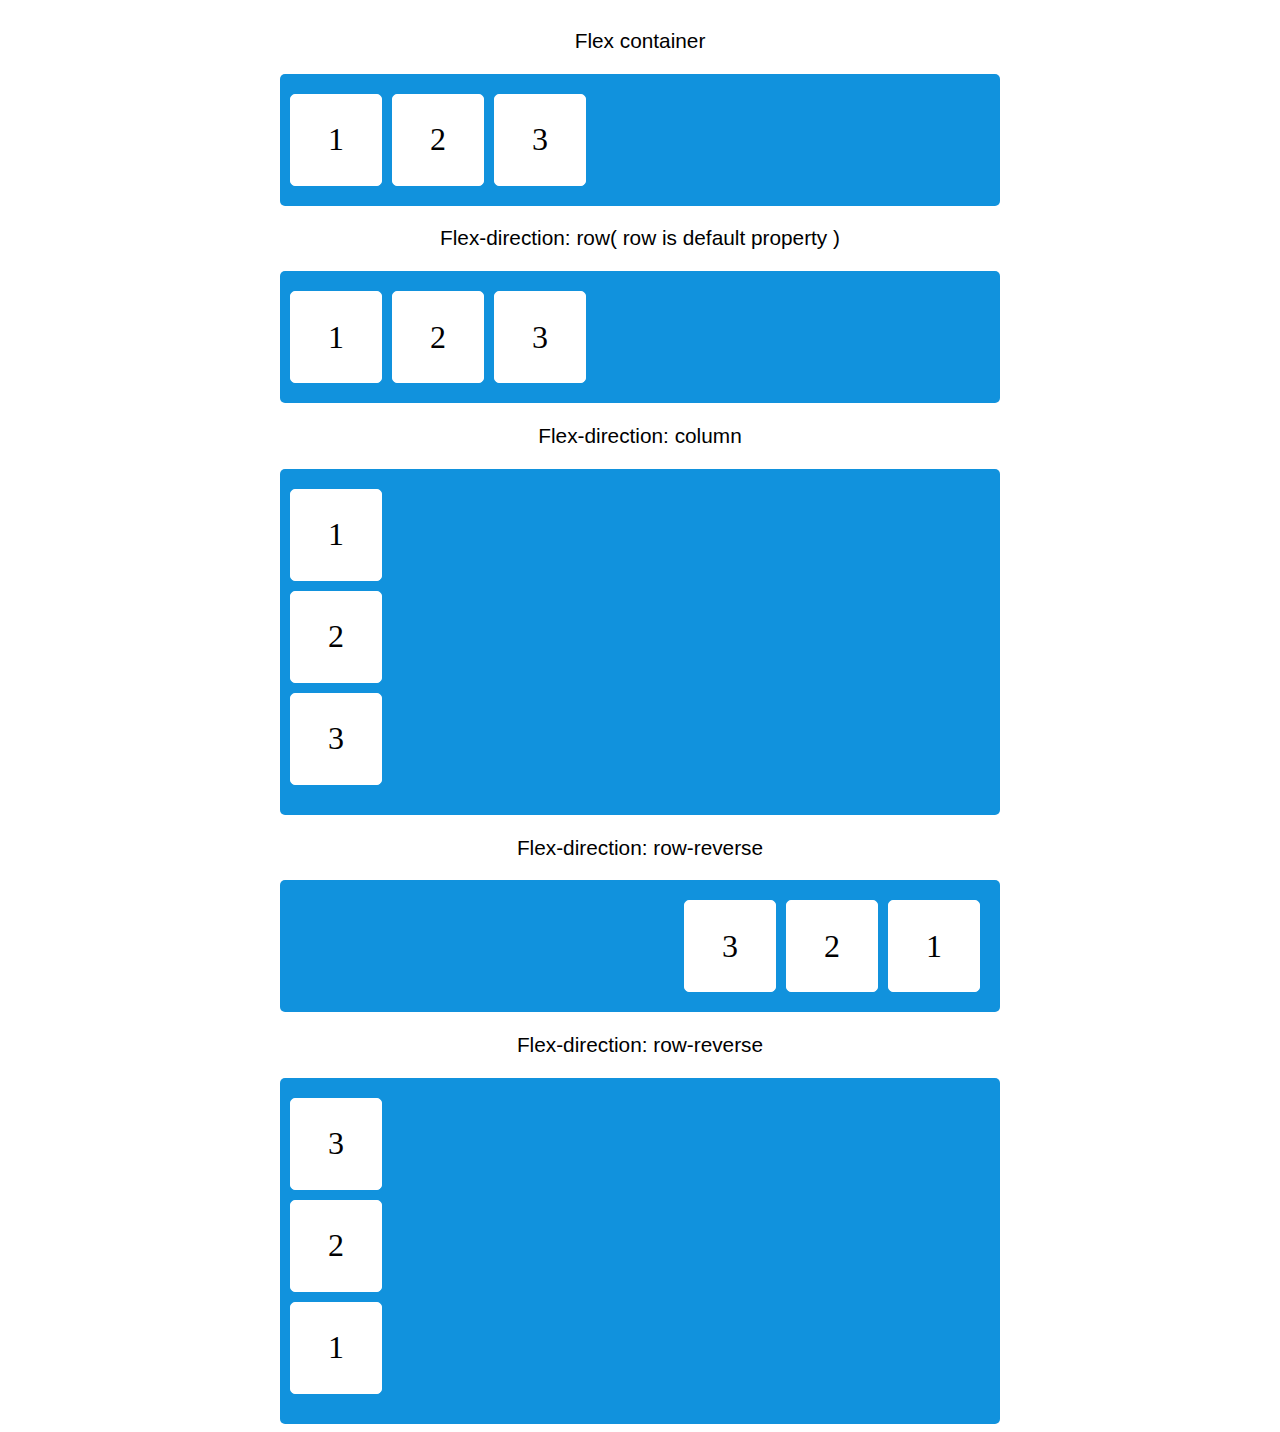
<file: index.html>
<!DOCTYPE html>
<html lang="en">
<head>
    <meta charset="UTF-8">
    <meta http-equiv="X-UA-Compatible" content="IE=edge">
    <meta name="viewport" content="width=device-width, initial-scale=1.0">
    <meta name="authot" content="Pritam Kumar">
    <link rel="stylesheet" href="style.css">
    <title>Learn Flex Box</title>
</head>
<body>
    <main class="main">
        <p>Flex container</p>
        <div class="main-container">
            <div class="flex-items">1</div>
            <div class="flex-items">2</div>
            <div class="flex-items">3</div>
        </div>
    </main>
    <main class="main">
        <p>Flex-direction: row( row is default property )</p>
        <div class="main-container">
            <div class="flex-items">1</div>
            <div class="flex-items">2</div>
            <div class="flex-items">3</div>
        </div>
    </main>
    <main class="main">
        <p>Flex-direction: column</p>
        <div class="main-container-column">
            <div class="flex-items">1</div>
            <div class="flex-items">2</div>
            <div class="flex-items">3</div>
        </div>
    </main>
    <main class="main">
        <p>Flex-direction: row-reverse</p>
        <div class="row-reverse container-color">
            <div class="flex-items">1</div>
            <div class="flex-items">2</div>
            <div class="flex-items">3</div>
        </div>
    </main>
    <main class="main">
        <p>Flex-direction: row-reverse</p>
        <div class="column-reverse container-color">
            <div class="flex-items">1</div>
            <div class="flex-items">2</div>
            <div class="flex-items">3</div>
        </div>
    </main>
</body>
</html>
</file>
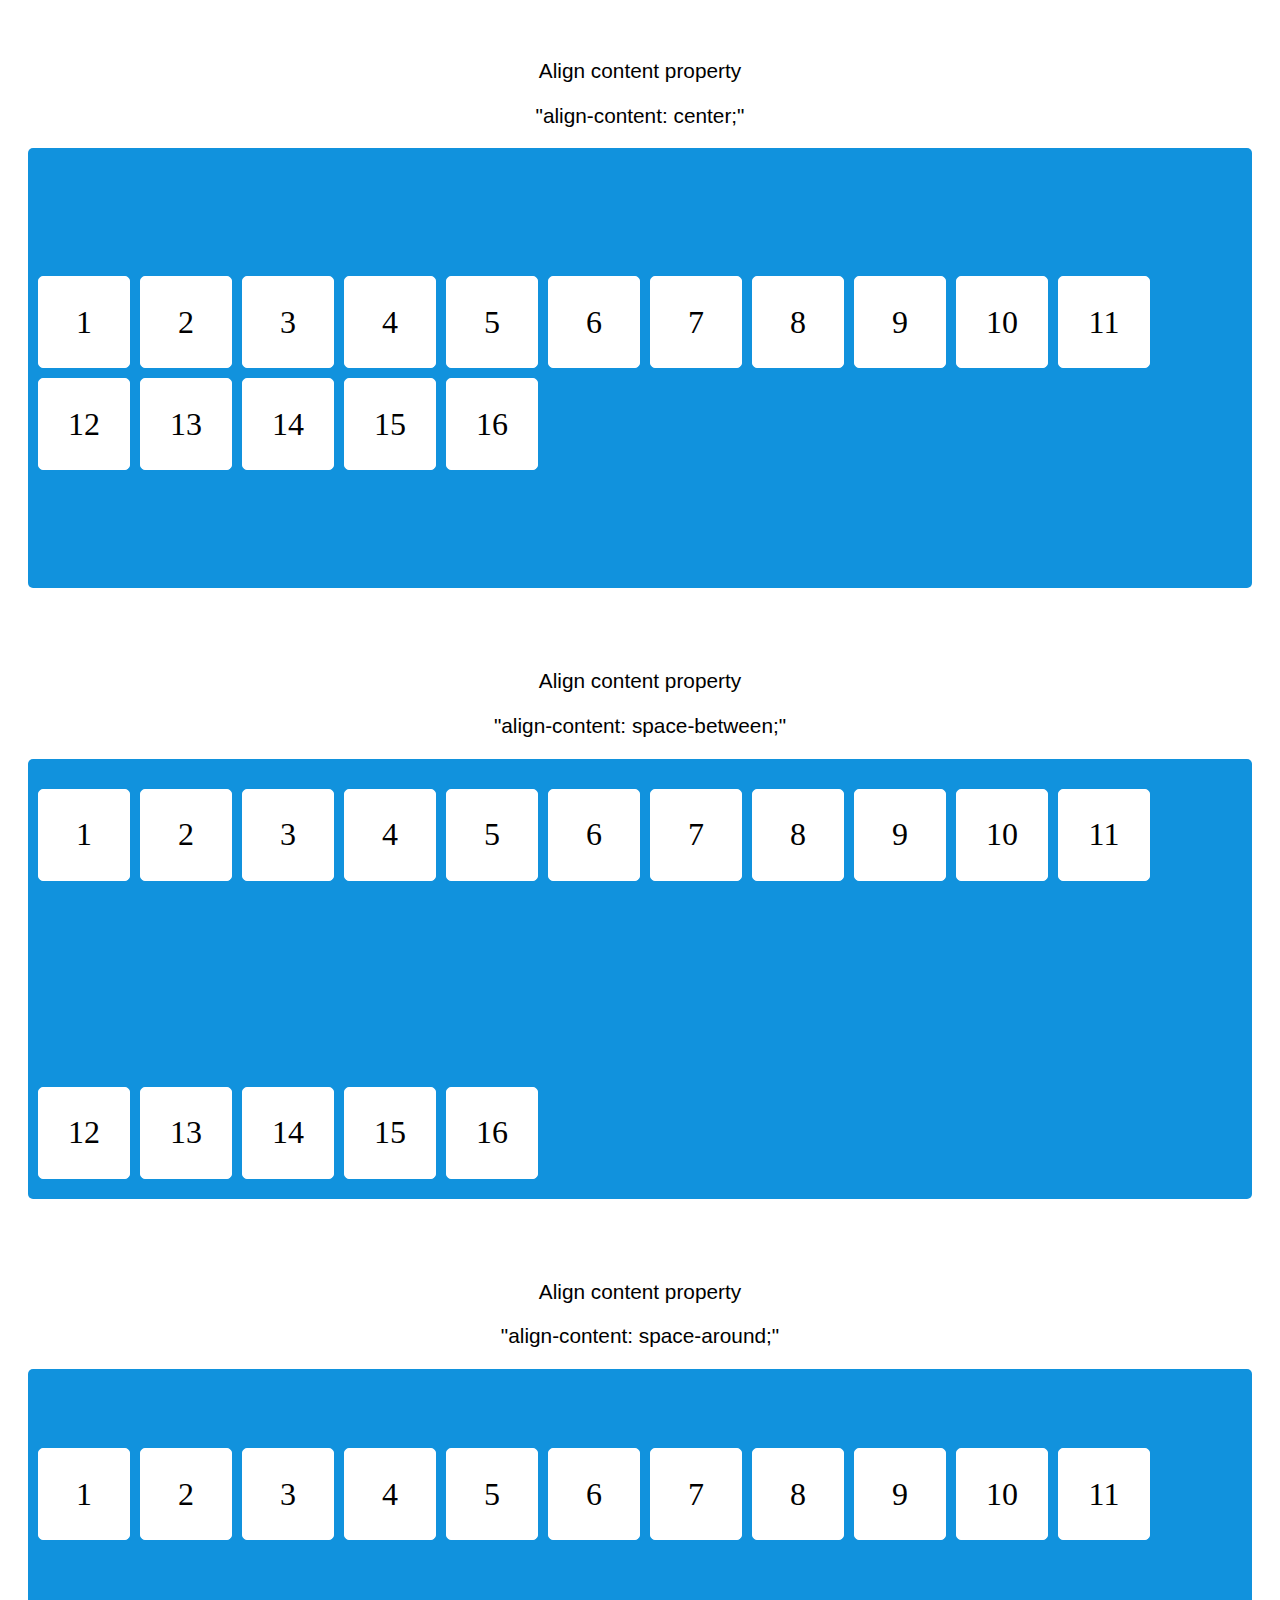
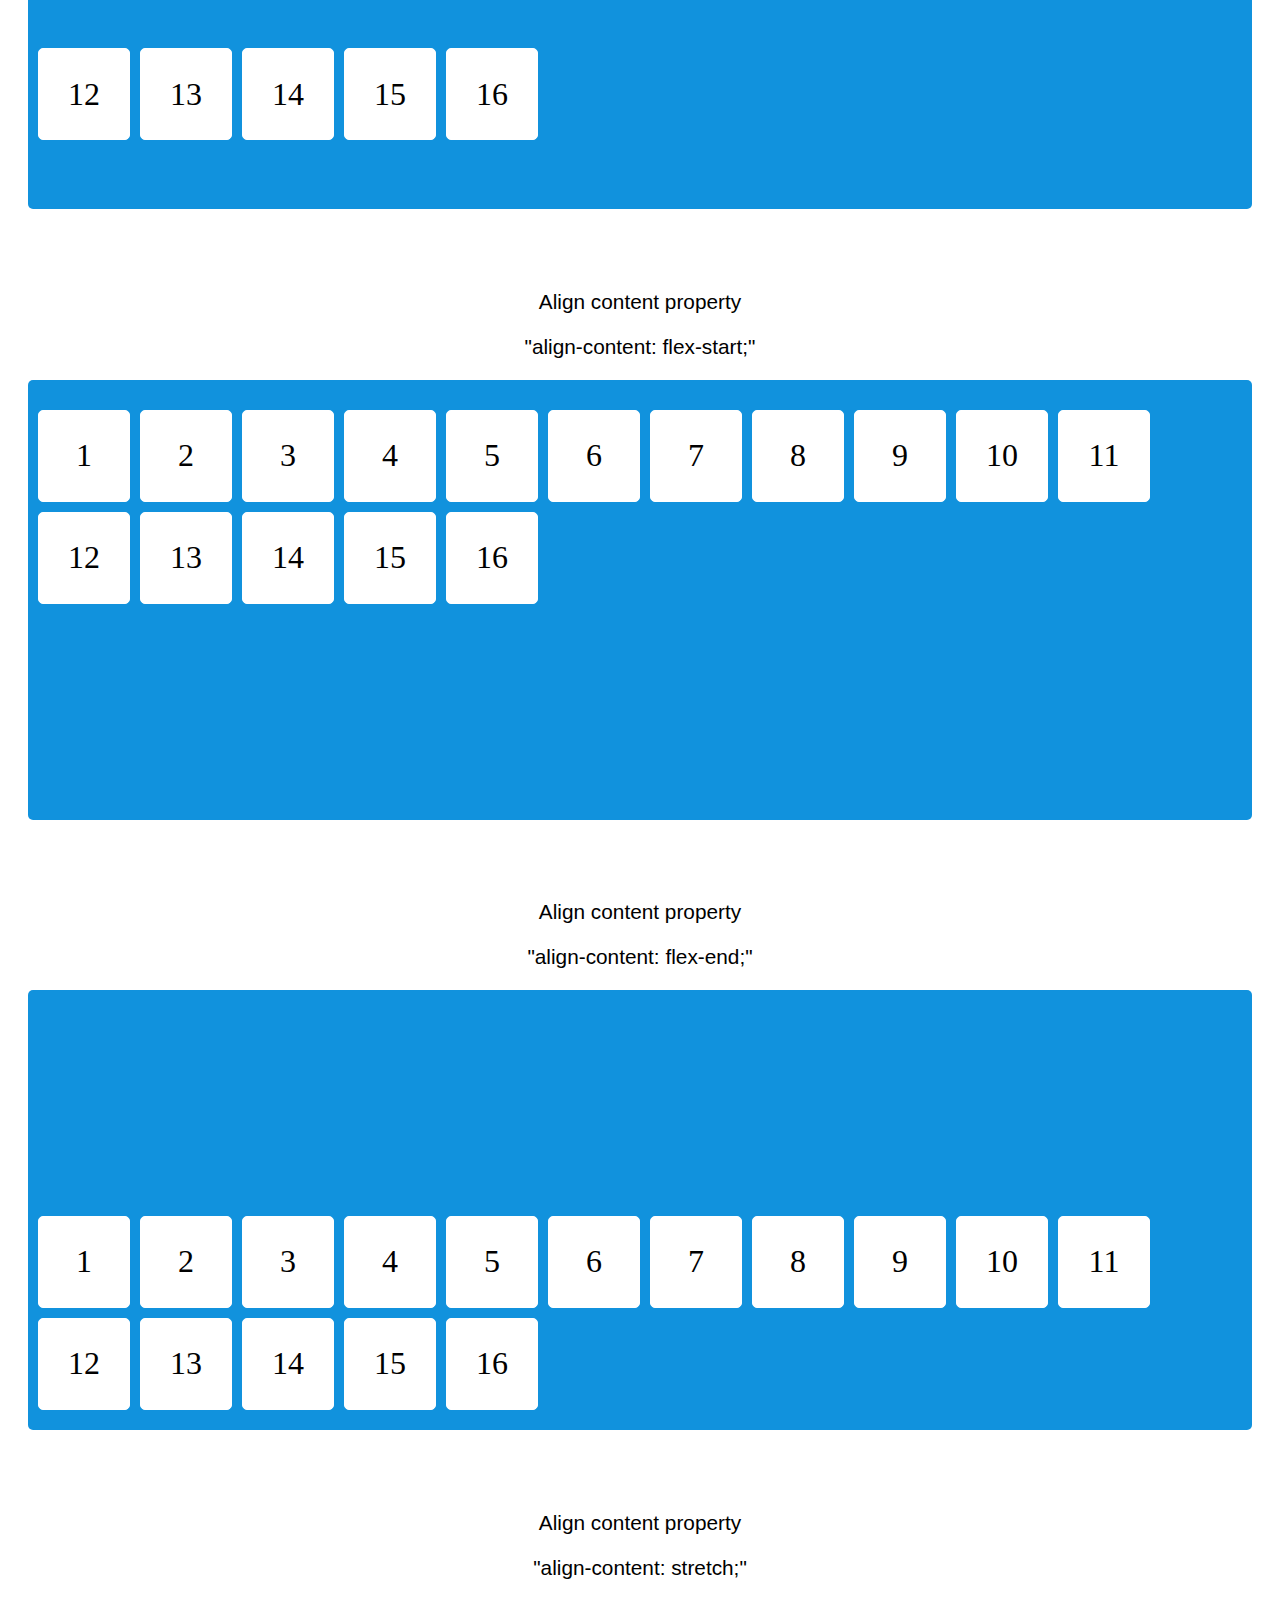
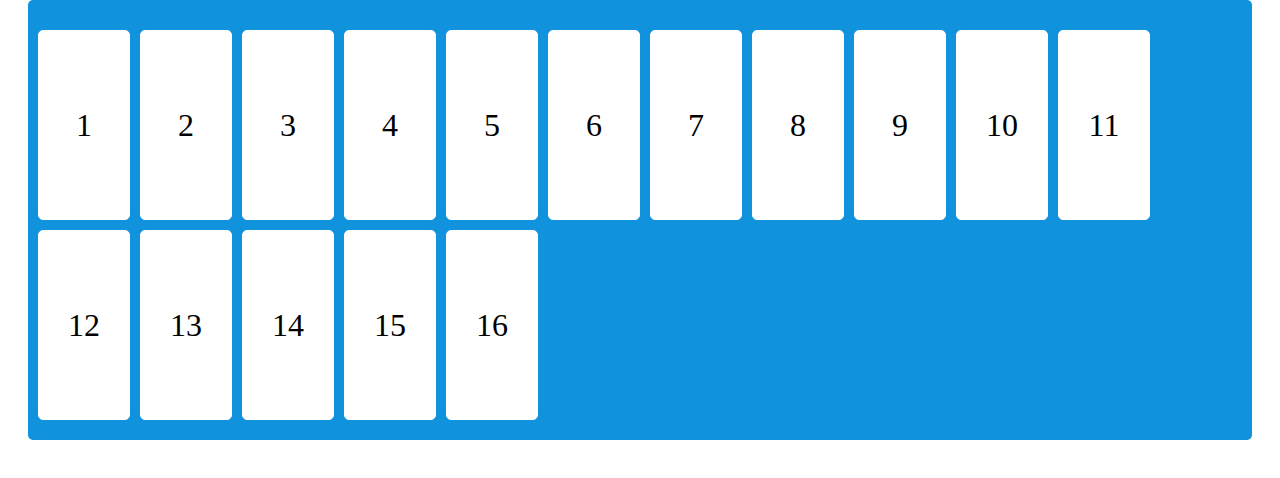
<file: align-content.html>
<!DOCTYPE html>
<html lang="en">
<head>
    <meta charset="UTF-8">
    <meta http-equiv="X-UA-Compatible" content="IE=edge">
    <meta name="viewport" content="width=device-width, initial-scale=1.0">
    <meta name="author" content="Pritam Kumar">
    <link rel="stylesheet" href="/css/align-content.css">
    <title>Align content</title>
</head>
<body>
    <main class="main">
        <P>Align content property</P>
        <p>"align-content: center;"</p>
        <div class="align-center">
            <div class="flex-items">1</div>
            <div class="flex-items">2</div>
            <div class="flex-items">3</div>
            <div class="flex-items">4</div>
            <div class="flex-items">5</div>
            <div class="flex-items">6</div>
            <div class="flex-items">7</div>
            <div class="flex-items">8</div>
            <div class="flex-items">9</div>
            <div class="flex-items">10</div>
            <div class="flex-items">11</div>
            <div class="flex-items">12</div>
            <div class="flex-items">13</div>
            <div class="flex-items">14</div>
            <div class="flex-items">15</div>
            <div class="flex-items">16</div>
        </div>
    </main>
    <main class="main">
        <P>Align content property</P>
        <p>"align-content: space-between;"</p>
        <div class="align-center space-between">
            <div class="flex-items">1</div>
            <div class="flex-items">2</div>
            <div class="flex-items">3</div>
            <div class="flex-items">4</div>
            <div class="flex-items">5</div>
            <div class="flex-items">6</div>
            <div class="flex-items">7</div>
            <div class="flex-items">8</div>
            <div class="flex-items">9</div>
            <div class="flex-items">10</div>
            <div class="flex-items">11</div>
            <div class="flex-items">12</div>
            <div class="flex-items">13</div>
            <div class="flex-items">14</div>
            <div class="flex-items">15</div>
            <div class="flex-items">16</div>
        </div>
    </main>
    <main class="main">
        <P>Align content property</P>
        <p>"align-content: space-around;"</p>
        <div class="align-center space-around">
            <div class="flex-items">1</div>
            <div class="flex-items">2</div>
            <div class="flex-items">3</div>
            <div class="flex-items">4</div>
            <div class="flex-items">5</div>
            <div class="flex-items">6</div>
            <div class="flex-items">7</div>
            <div class="flex-items">8</div>
            <div class="flex-items">9</div>
            <div class="flex-items">10</div>
            <div class="flex-items">11</div>
            <div class="flex-items">12</div>
            <div class="flex-items">13</div>
            <div class="flex-items">14</div>
            <div class="flex-items">15</div>
            <div class="flex-items">16</div>
        </div>
    </main>
    <main class="main">
        <P>Align content property</P>
        <p>"align-content: flex-start;"</p>
        <div class="align-center flex-start">
            <div class="flex-items">1</div>
            <div class="flex-items">2</div>
            <div class="flex-items">3</div>
            <div class="flex-items">4</div>
            <div class="flex-items">5</div>
            <div class="flex-items">6</div>
            <div class="flex-items">7</div>
            <div class="flex-items">8</div>
            <div class="flex-items">9</div>
            <div class="flex-items">10</div>
            <div class="flex-items">11</div>
            <div class="flex-items">12</div>
            <div class="flex-items">13</div>
            <div class="flex-items">14</div>
            <div class="flex-items">15</div>
            <div class="flex-items">16</div>
        </div>
    </main>
    <main class="main">
        <P>Align content property</P>
        <p>"align-content: flex-end;"</p>
        <div class="align-center flex-end">
            <div class="flex-items">1</div>
            <div class="flex-items">2</div>
            <div class="flex-items">3</div>
            <div class="flex-items">4</div>
            <div class="flex-items">5</div>
            <div class="flex-items">6</div>
            <div class="flex-items">7</div>
            <div class="flex-items">8</div>
            <div class="flex-items">9</div>
            <div class="flex-items">10</div>
            <div class="flex-items">11</div>
            <div class="flex-items">12</div>
            <div class="flex-items">13</div>
            <div class="flex-items">14</div>
            <div class="flex-items">15</div>
            <div class="flex-items">16</div>
        </div>
    </main>
    <main class="main">
        <P>Align content property</P>
        <p>"align-content: stretch;"</p>
        <div class="align-center stretch">
            <div class="flex-items" style="height: auto;">1</div>
            <div class="flex-items" style="height: auto;">2</div>
            <div class="flex-items" style="height: auto;">3</div>
            <div class="flex-items" style="height: auto;">4</div>
            <div class="flex-items" style="height: auto;">5</div>
            <div class="flex-items" style="height: auto;">6</div>
            <div class="flex-items" style="height: auto;">7</div>
            <div class="flex-items" style="height: auto;">8</div>
            <div class="flex-items" style="height: auto;">9</div>
            <div class="flex-items" style="height: auto;">10</div>
            <div class="flex-items" style="height: auto;">11</div>
            <div class="flex-items" style="height: auto;">12</div>
            <div class="flex-items" style="height: auto;">13</div>
            <div class="flex-items" style="height: auto;">14</div>
            <div class="flex-items" style="height: auto;">15</div>
            <div class="flex-items" style="height: auto;">16</div>
        </div>
    </main>
</body>
</html>
</file>
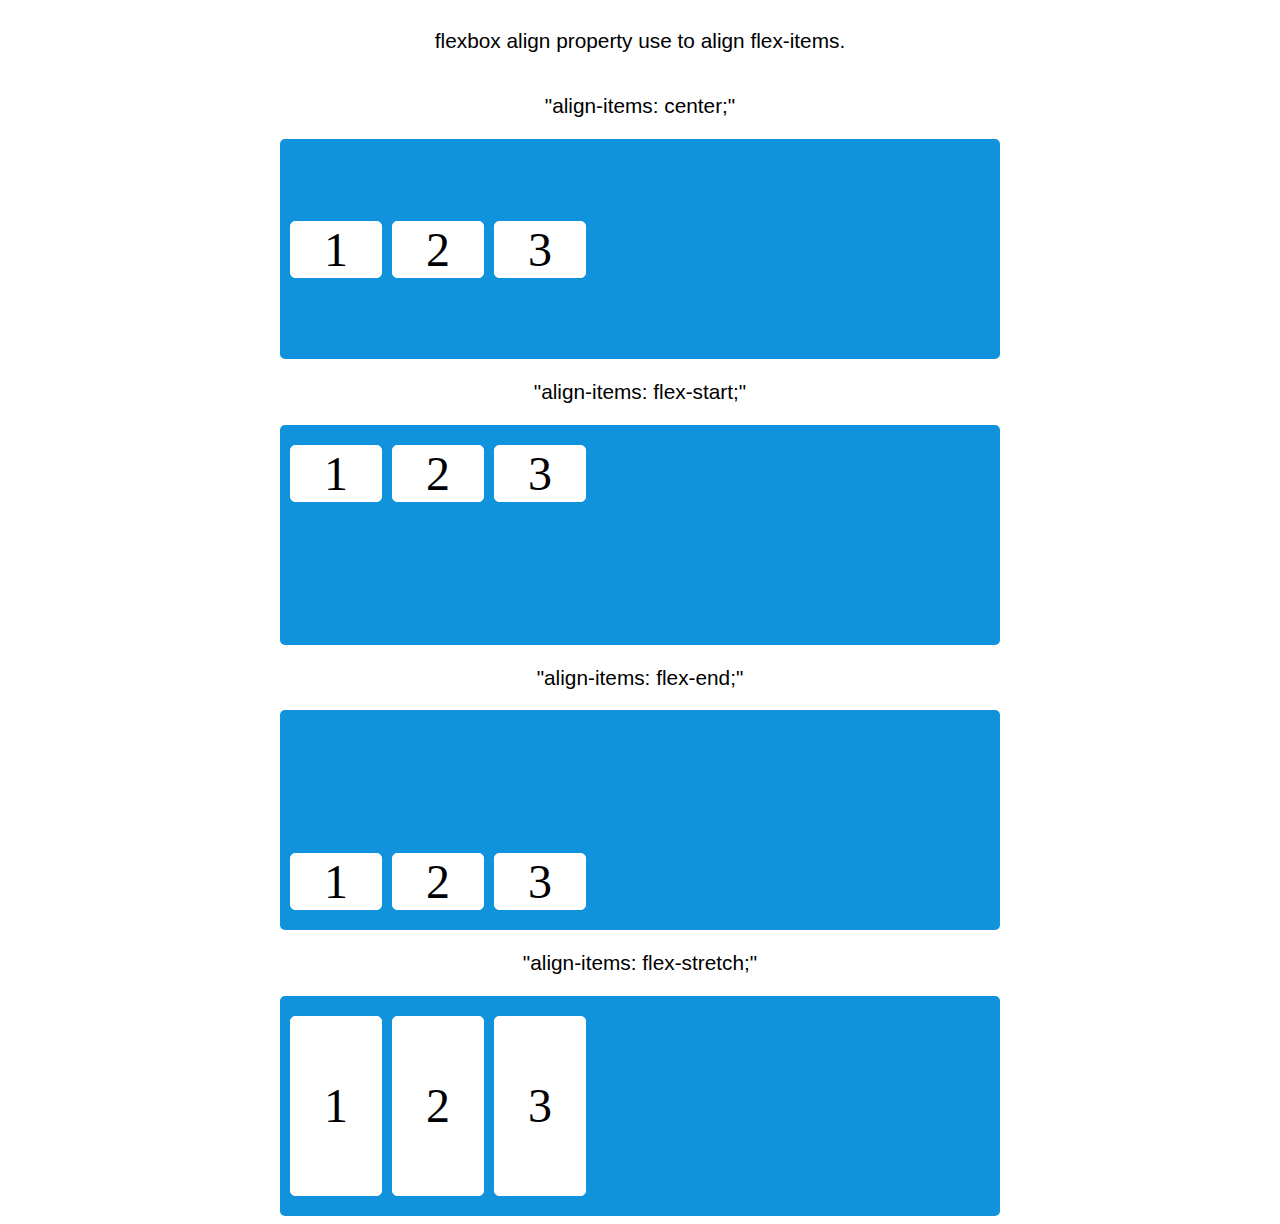
<file: align-items.html>
<!DOCTYPE html>
<html lang="en">
<head>
    <meta charset="UTF-8">
    <meta http-equiv="X-UA-Compatible" content="IE=edge">
    <meta name="viewport" content="width=device-width, initial-scale=1.0">
    <meta name="authot" content="Pritam Kumar">
    <link rel="stylesheet" href="/css/align-item.css">
    <title>Learn Flex Box</title>
</head>
<body>
    <main class="main">
        <p>flexbox align property use to align flex-items.</p>
        <p>"align-items: center;"</p>
        <div class="main-container">
            <div class="flex-items">1</div>
            <div class="flex-items">2</div>
            <div class="flex-items">3</div>
        </div>
    </main>
    <main class="main">
        <p>"align-items: flex-start;"</p>
        <div class="main-container flex-start">
            <div class="flex-items">1</div>
            <div class="flex-items">2</div>
            <div class="flex-items">3</div>
        </div>
    </main>
    <main class="main">
        <p>"align-items: flex-end;"</p>
        <div class="main-container flex-end">
            <div class="flex-items">1</div>
            <div class="flex-items">2</div>
            <div class="flex-items">3</div>
        </div>
    </main>
    <main class="main">
        <p>"align-items: flex-stretch;"</p>
        <div class="main-container flex-stretch">
            <div class="flex-items">1</div>
            <div class="flex-items">2</div>
            <div class="flex-items">3</div>
        </div>
    </main>
</body>
</html>
</file>
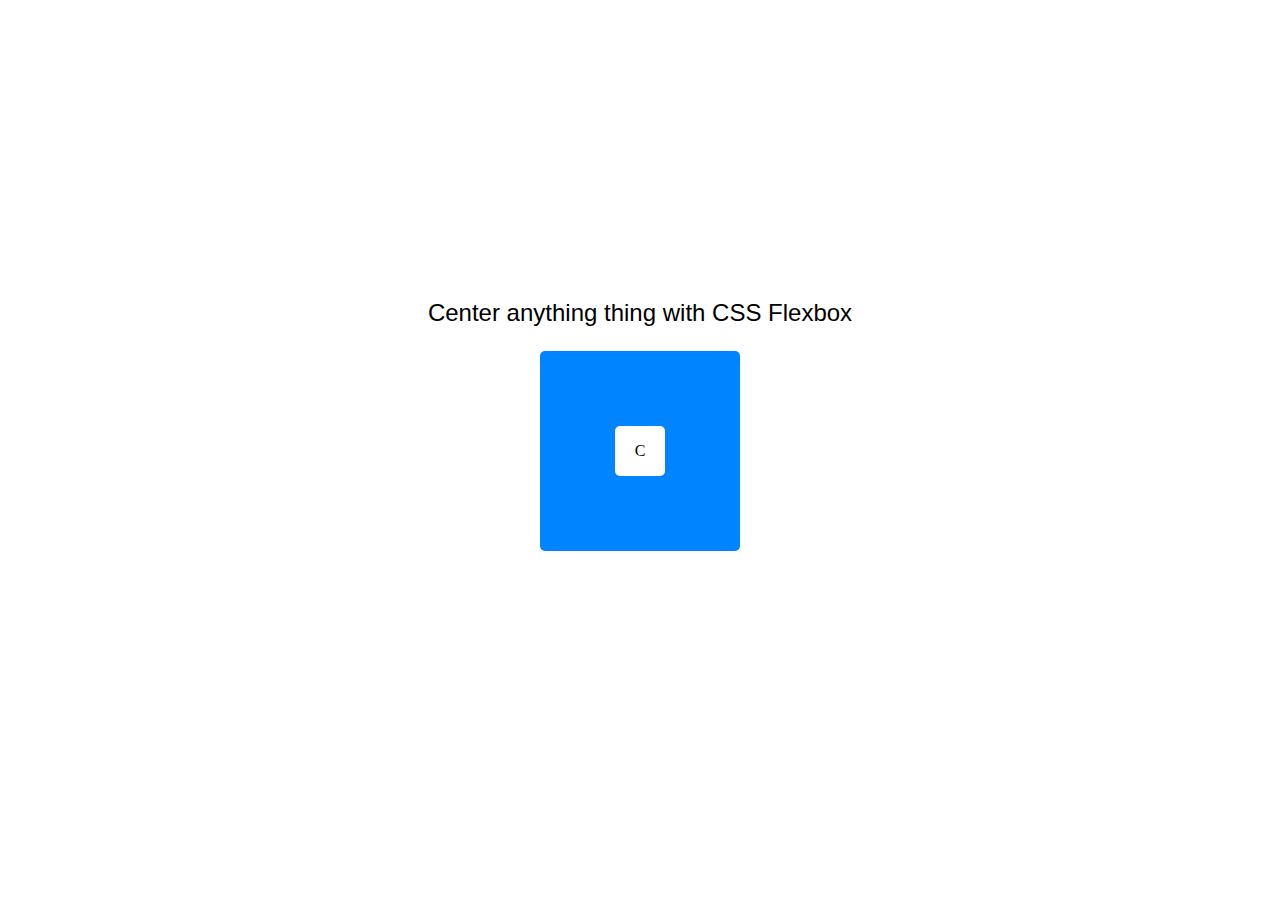
<file: center.html>
<!DOCTYPE html>
<html lang="en">
<head>
    <meta charset="UTF-8">
    <meta http-equiv="X-UA-Compatible" content="IE=edge">
    <meta name="viewport" content="width=device-width, initial-scale=1.0">
    <meta name="author" content="Pritam Kumar">
    <link rel="stylesheet" href="/css/center.css">
    <title>Center</title>
</head>
<body>
    <main class="main">
        <p>Center anything thing with CSS Flexbox</p>
        <div class="center">
            <div class="center-div">
                C
            </div>
        </div>
    </main>
</body>
</html>
</file>
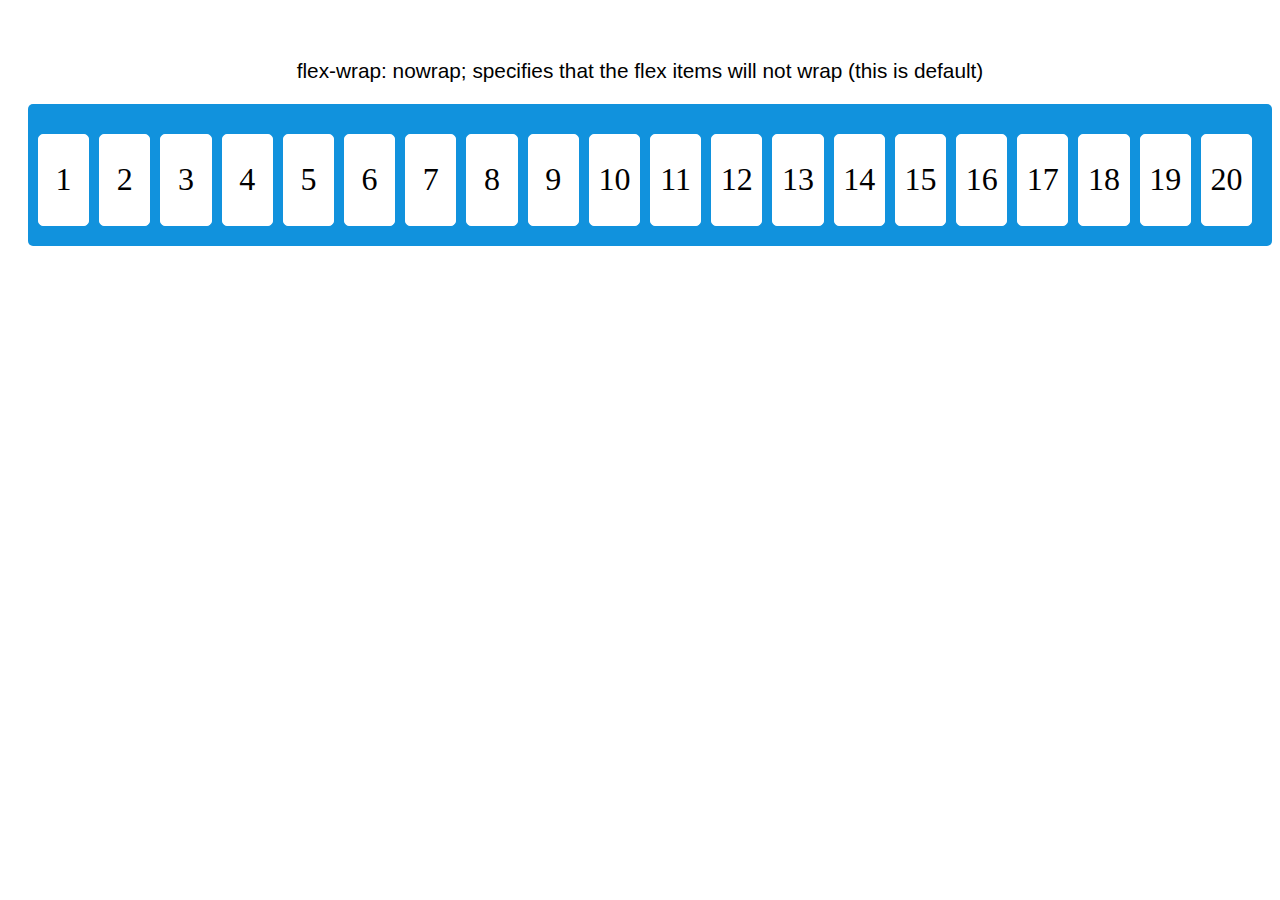
<file: flex-nowrap.html>
<!DOCTYPE html>
<html lang="en">
<head>
    <meta charset="UTF-8">
    <meta http-equiv="X-UA-Compatible" content="IE=edge">
    <meta name="viewport" content="width=device-width, initial-scale=1.0">
    <link rel="stylesheet" href="/css/nowrap.css">
    <title>flex-wrap property</title>
</head>
<body>
    <main class="main">
        <P>flex-wrap: nowrap; specifies that the flex items will not wrap (this is default)</P>
        <div class="main-container">
            <div class="flex-items">1</div>
            <div class="flex-items">2</div>
            <div class="flex-items">3</div>
            <div class="flex-items">4</div>
            <div class="flex-items">5</div>
            <div class="flex-items">6</div>
            <div class="flex-items">7</div>
            <div class="flex-items">8</div>
            <div class="flex-items">9</div>
            <div class="flex-items">10</div>
            <div class="flex-items">11</div>
            <div class="flex-items">12</div>
            <div class="flex-items">13</div>
            <div class="flex-items">14</div>
            <div class="flex-items">15</div>
            <div class="flex-items">16</div>
            <div class="flex-items">17</div>
            <div class="flex-items">18</div>
            <div class="flex-items">19</div>
            <div class="flex-items">20</div>
        </div>
    </main>
</body>
</html>
</file>
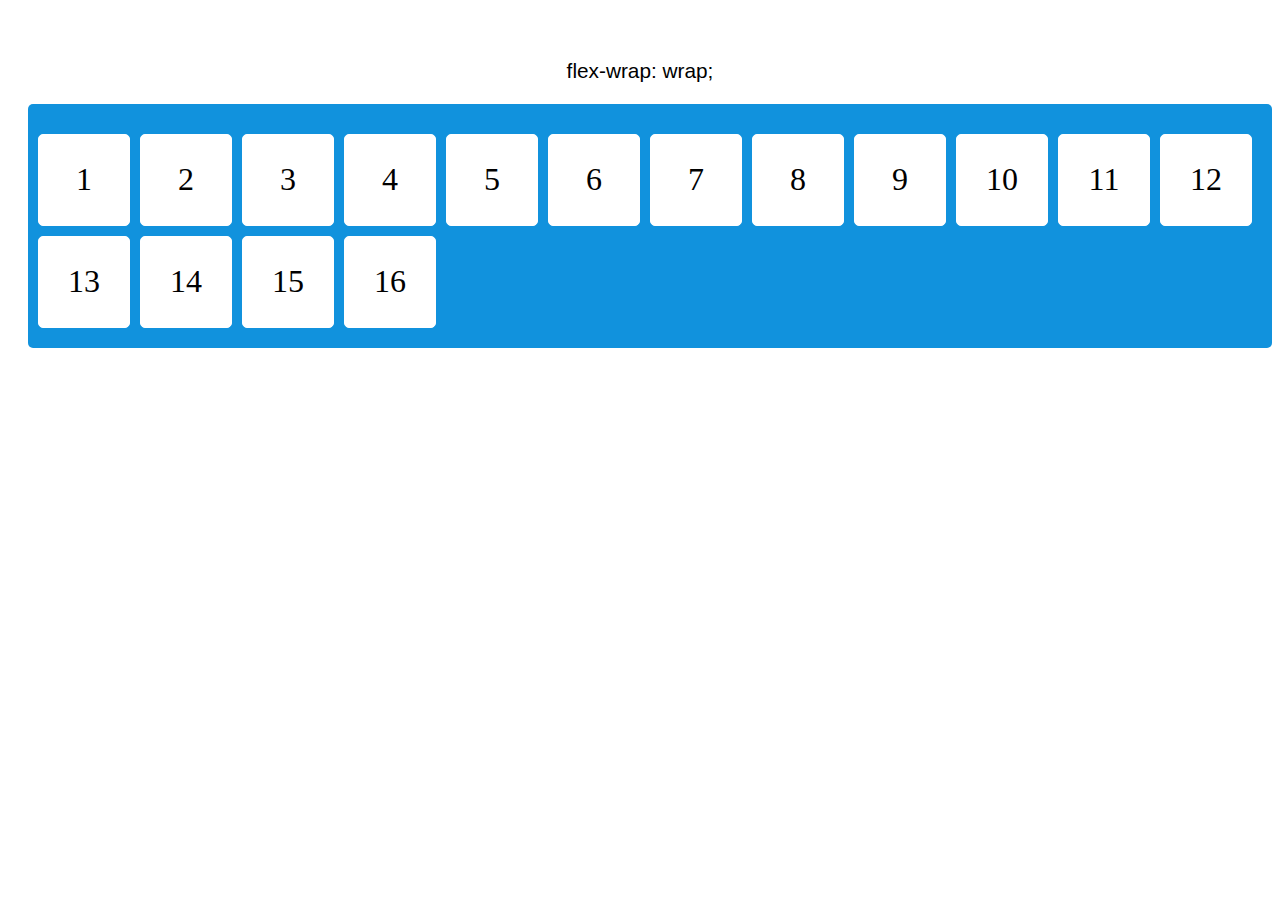
<file: flex-wrap.html>
<!DOCTYPE html>
<html lang="en">
<head>
    <meta charset="UTF-8">
    <meta http-equiv="X-UA-Compatible" content="IE=edge">
    <meta name="viewport" content="width=device-width, initial-scale=1.0">
    <link rel="stylesheet" href="/css/wrap.css">
    <title>flex-wrap property</title>
</head>
<body>
    <main class="main">
        <P>flex-wrap: wrap;</P>
        <div class="main-container">
            <div class="flex-items">1</div>
            <div class="flex-items">2</div>
            <div class="flex-items">3</div>
            <div class="flex-items">4</div>
            <div class="flex-items">5</div>
            <div class="flex-items">6</div>
            <div class="flex-items">7</div>
            <div class="flex-items">8</div>
            <div class="flex-items">9</div>
            <div class="flex-items">10</div>
            <div class="flex-items">11</div>
            <div class="flex-items">12</div>
            <div class="flex-items">13</div>
            <div class="flex-items">14</div>
            <div class="flex-items">15</div>
            <div class="flex-items">16</div>
        </div>
    </main>
</body>
</html>
</file>
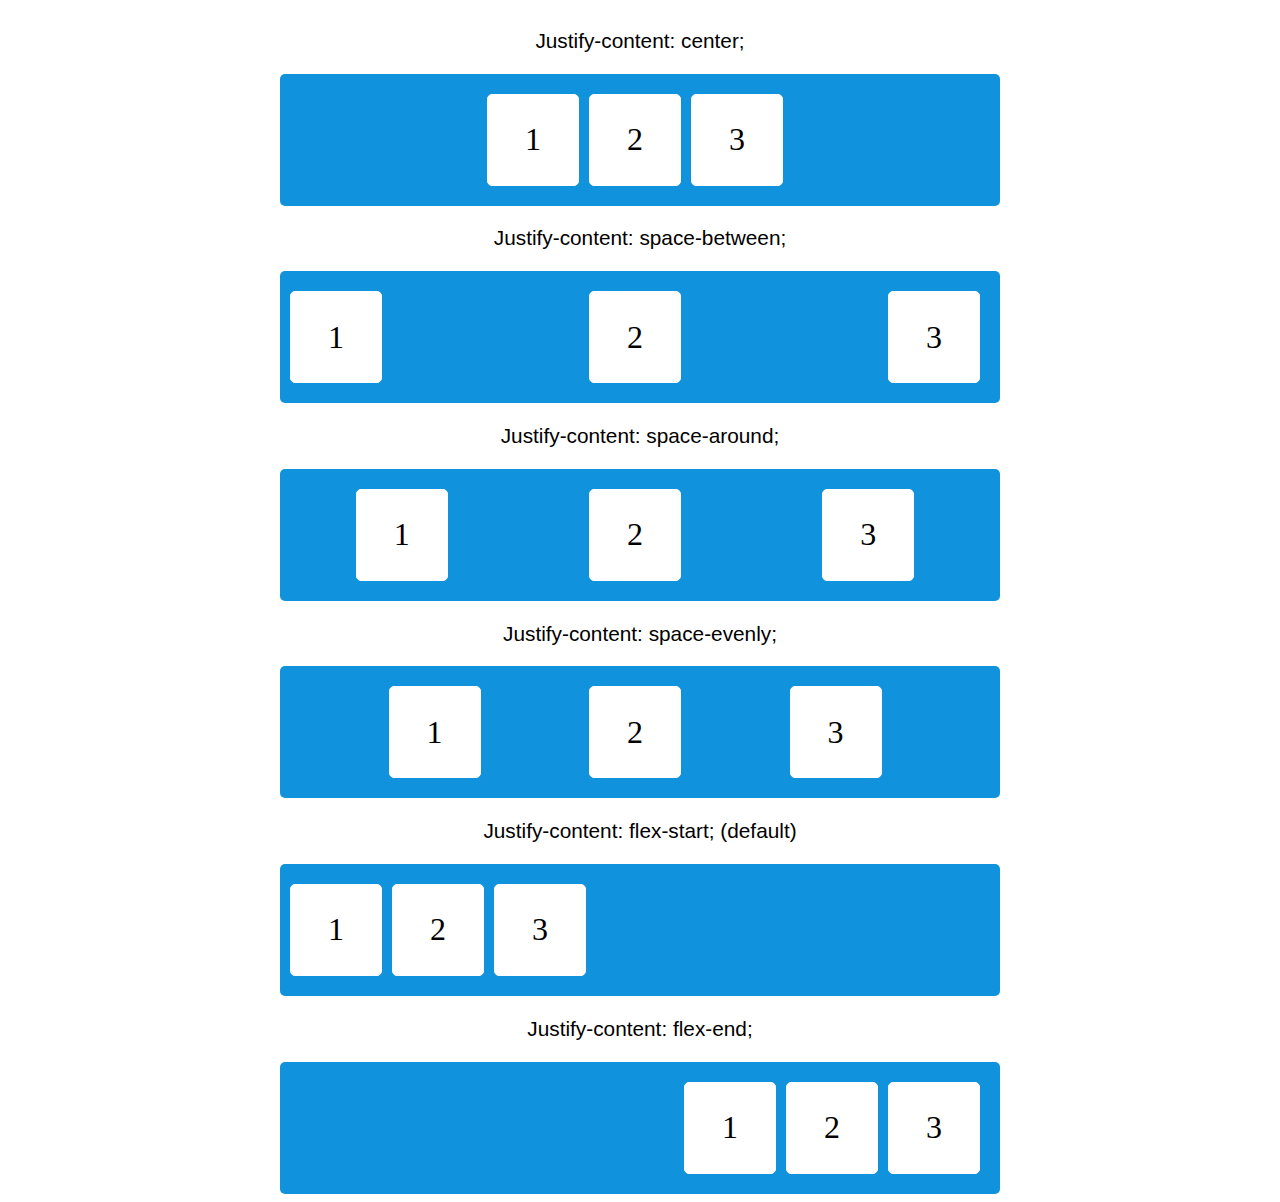
<file: justify-content.html>
<!DOCTYPE html>
<html lang="en">
<head>
    <meta charset="UTF-8">
    <meta http-equiv="X-UA-Compatible" content="IE=edge">
    <meta name="viewport" content="width=device-width, initial-scale=1.0">
    <meta name="authot" content="Pritam Kumar">
    <link rel="stylesheet" href="/css/justify-content.css">
    <title>Justify-content</title>
</head>
<body>
    <main class="main">
        <p>Justify-content: center; </p>
        <div class="main-container container-color">
            <div class="flex-items">1</div>
            <div class="flex-items">2</div>
            <div class="flex-items">3</div>
        </div>
    </main>
    <main class="main">
        <p>Justify-content: space-between; </p>
        <div class="space-between container-color">
            <div class="flex-items">1</div>
            <div class="flex-items">2</div>
            <div class="flex-items">3</div>
        </div>
    </main>
    <main class="main">
        <p>Justify-content: space-around; </p>
        <div class="space-around container-color">
            <div class="flex-items">1</div>
            <div class="flex-items">2</div>
            <div class="flex-items">3</div>
        </div>
    </main>
    <main class="main">
        <p>Justify-content: space-evenly; </p>
        <div class="space-evenly container-color">
            <div class="flex-items">1</div>
            <div class="flex-items">2</div>
            <div class="flex-items">3</div>
        </div>
    </main>
    <main class="main">
        <p>Justify-content: flex-start; (default) </p>
        <div class="flex-start container-color">
            <div class="flex-items">1</div>
            <div class="flex-items">2</div>
            <div class="flex-items">3</div>
        </div>
    </main>
    <main class="main">
        <p>Justify-content: flex-end; </p>
        <div class="flex-end container-color">
            <div class="flex-items">1</div>
            <div class="flex-items">2</div>
            <div class="flex-items">3</div>
        </div>
    </main>
</body>
</html>
</file>
<file: style.css>
.main{
    display: flex;
    flex-direction: column;
    justify-content: center;
    align-items: center;
    width: 100%;
}
.container-color{
    padding: 20px 10px;
    width: 700px;
    max-width: 100%;
    background-color: rgb(17, 146, 221);
    border-radius: 5px;
}
.main p{
    font-family: -apple-system, BlinkMacSystemFont, 'Segoe UI', Roboto, Oxygen, Ubuntu, Cantarell, 'Open Sans', 'Helvetica Neue', sans-serif;
    font-size: 1.3rem;
}
.main-container{
    display: flex;
    padding: 20px 10px;
    width: 700px;
    max-width: 100%;
    background-color: rgb(17, 146, 221);
    border-radius: 5px;
}
.main-container-column{
    display: flex;
    flex-direction: column;
    padding: 20px 10px;
    width: 700px;
    max-width: 100%;
    background-color: rgb(17, 146, 221);
    border-radius: 5px;
}
.main-container-column .flex-items{
   margin-bottom: 10px;
}
.flex-items{
    width: 90px;
    height: 90px;
    border: 1px solid #fff;
    background-color: #fff;
    display: flex;
    justify-content: center;
    align-items: center;
    color: #000;
    font-size: 2rem;
    margin-right: 10px;
    border-radius: 5px;
}

.row-reverse{
    display: flex;
    flex-direction: row-reverse;
}
.column-reverse{
    display: flex;
    flex-direction: column-reverse;
}
.column-reverse .flex-items{
    margin-bottom: 10px;
}
</file>
<file: css/align-content.css>
.main{
    padding: 30px 20px;
}
.main p{
    font-family: -apple-system, BlinkMacSystemFont, 'Segoe UI', Roboto, Oxygen, Ubuntu, Cantarell, 'Open Sans', 'Helvetica Neue', sans-serif;
    font-size: 1.3rem;
    text-align: center;
}
.align-center{
    display: flex;
    flex-wrap: wrap;
    align-content: center;
    padding: 20px 10px;
    width: auto;
    background-color: rgb(17, 146, 221);
    border-radius: 5px;
    height: 400px;
}
.space-between{
    align-content: space-between;
}
.space-around{
    align-content: space-around;
}
.flex-start{
    align-content: flex-start;
}
.flex-end{
    align-content: flex-end;
}
.stretch{
    align-content: stretch;
}
.flex-items{
    width: 90px;
    height: 90px;
    border: 1px solid #fff;
    background-color: #fff;
    display: flex;
    justify-content: center;
    align-items: center;
    color: #000;
    font-size: 2rem;
    margin-right: 10px;
    margin-top: 10px;
    border-radius: 5px;
}
</file>
<file: css/align-item.css>
.main{
    display: flex;
    flex-direction: column;
    justify-content: center;
    align-items: center;
    width: 100%;
}
.container-color{
    padding: 20px 10px;
    width: 700px;
    max-width: 100%;
    background-color: rgb(17, 146, 221);
    border-radius: 5px;
}
.main p{
    font-family: -apple-system, BlinkMacSystemFont, 'Segoe UI', Roboto, Oxygen, Ubuntu, Cantarell, 'Open Sans', 'Helvetica Neue', sans-serif;
    font-size: 1.3rem;
}
.main-container{
    display: flex;
    align-items: center;
    padding: 20px 10px;
    width: 700px;
    height: 180px;
    max-width: 100%;
    background-color: rgb(17, 146, 221);
    border-radius: 5px;
}
.flex-start{
    display: flex;
    align-items: flex-start;
}
.flex-end{
    display: flex;
    align-items: flex-end;
}
.flex-stretch{
    display: flex;
    align-items: stretch;
}
.flex-items{
    width: 90px;
    
    border: 1px solid #fff;
    background-color: #fff;
    display: flex;
    justify-content: center;
    align-items: center;
    color: #000;
    font-size: 3rem;
    margin-right: 10px;
    border-radius: 5px;
}
</file>
<file: css/center.css>
.main{
    display: flex;
    flex-direction: column;
    justify-content: center;
    align-items: center;
    height: 90vh;
}
p{
    font-family: -apple-system, BlinkMacSystemFont, 'Segoe UI', Roboto, Oxygen, Ubuntu, Cantarell, 'Open Sans', 'Helvetica Neue', sans-serif;
    font-size: 1.5rem;
}
.center{
    display: flex;
    justify-content: center;
    align-items: center;
    background-color: rgb(0, 132, 255);
    width: 200px;
    height: 200px;
    border-radius: 5px;
}
.center-div{
    width: 50px;
    height: 50px;
    background: #fff; 
    display: flex;
    justify-content: center;
    align-items: center;   
    border-radius: 5px;
}
</file>
<file: css/nowrap.css>
.main{
    padding: 30px 20px;
}
.main p{
    font-family: -apple-system, BlinkMacSystemFont, 'Segoe UI', Roboto, Oxygen, Ubuntu, Cantarell, 'Open Sans', 'Helvetica Neue', sans-serif;
    font-size: 1.3rem;
    text-align: center;
}
.main-container{
    display: flex;
    flex-wrap: nowrap;
    padding: 20px 10px;
    width: 100%;
    background-color: rgb(17, 146, 221);
    border-radius: 5px;
}
.flex-items{
    width: 90px;
    height: 90px;
    border: 1px solid #fff;
    background-color: #fff;
    display: flex;
    justify-content: center;
    align-items: center;
    color: #000;
    font-size: 2rem;
    margin-right: 10px;
    margin-top: 10px;
    border-radius: 5px;
}
</file>
<file: css/wrap.css>
.main{
    padding: 30px 20px;
}
.main p{
    font-family: -apple-system, BlinkMacSystemFont, 'Segoe UI', Roboto, Oxygen, Ubuntu, Cantarell, 'Open Sans', 'Helvetica Neue', sans-serif;
    font-size: 1.3rem;
    text-align: center;
}
.main-container{
    display: flex;
    flex-wrap: wrap;
    padding: 20px 10px;
    width: 100%;
    background-color: rgb(17, 146, 221);
    border-radius: 5px;
}
.flex-items{
    width: 90px;
    height: 90px;
    border: 1px solid #fff;
    background-color: #fff;
    display: flex;
    justify-content: center;
    align-items: center;
    color: #000;
    font-size: 2rem;
    margin-right: 10px;
    margin-top: 10px;
    border-radius: 5px;
}
</file>
<file: css/justify-content.css>
.main{
    display: flex;
    flex-direction: column;
    justify-content: center;
    align-items: center;
    width: 100%;
}
.container-color{
    padding: 20px 10px;
    width: 700px;
    max-width: 100%;
    background-color: rgb(17, 146, 221);
    border-radius: 5px;
}
.main p{
    font-family: -apple-system, BlinkMacSystemFont, 'Segoe UI', Roboto, Oxygen, Ubuntu, Cantarell, 'Open Sans', 'Helvetica Neue', sans-serif;
    font-size: 1.3rem;
}
.main-container{
    display: flex;
    justify-content: center;
}
.space-between{
    display: flex;
    justify-content: space-between;
}
.space-around{
    display: flex;
    justify-content: space-around;
}
.space-evenly{
    display: flex;
    justify-content: space-evenly;
}
.flex-start{
    display: flex;
    justify-content: flex-start;
}
.flex-end{
    display: flex;
    justify-content: flex-end;
}
.main-container-column .flex-items{
    margin-bottom: 10px;
 }
 .flex-items{
     width: 90px;
     height: 90px;
     border: 1px solid #fff;
     background-color: #fff;
     display: flex;
     justify-content: center;
     align-items: center;
     color: #000;
     font-size: 2rem;
     margin-right: 10px;
     border-radius: 5px;
 }
</file>
